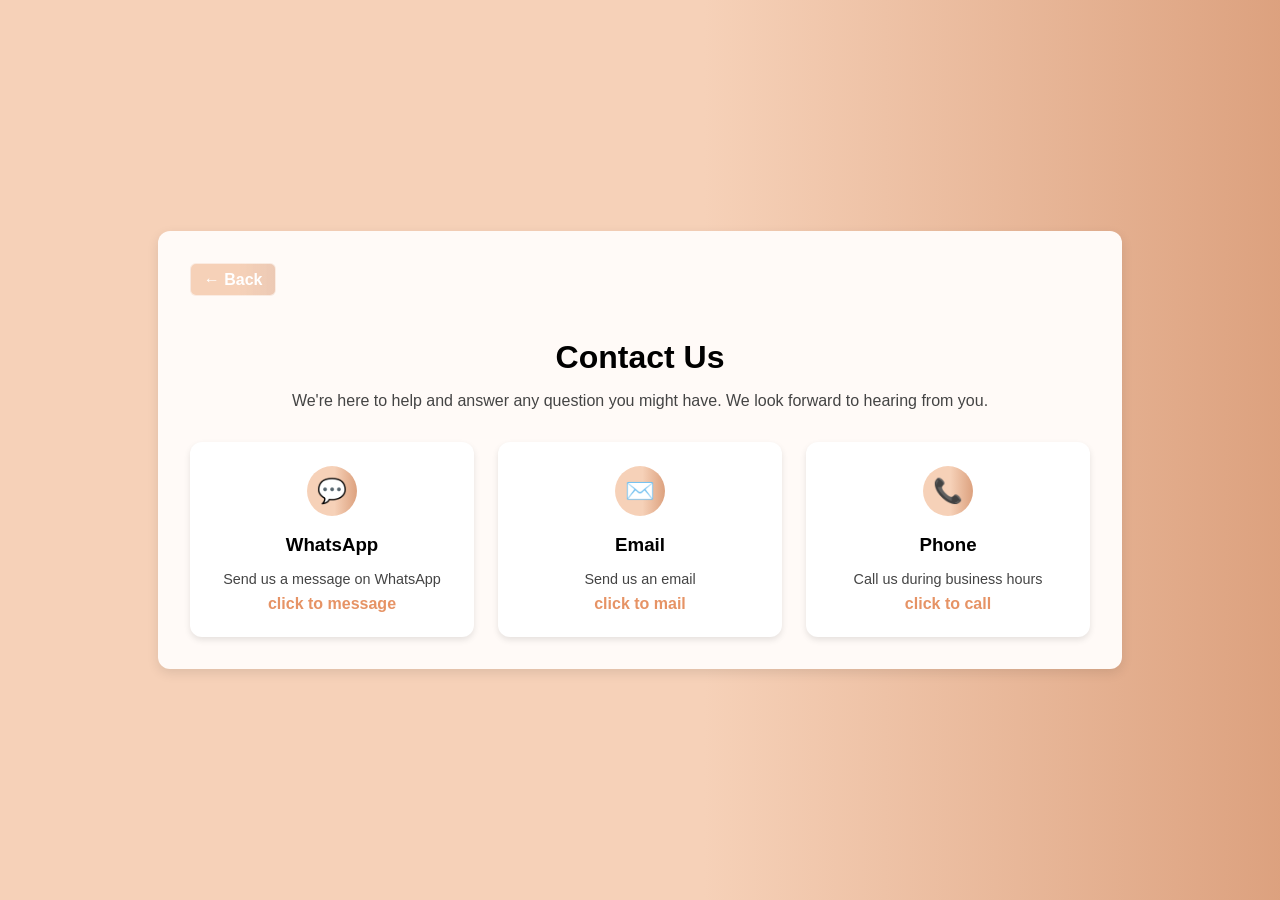
<file: contact.html>
<!DOCTYPE html>
<html lang="en">
  <head>
    <meta charset="UTF-8" />
    <meta name="viewport" content="width=device-width, initial-scale=1.0" />
    <title>Contact Us</title>
    <link rel="stylesheet" href="contact.css" />
  </head>
  <body>
    <!-- Loader -->
    <div id="loader">
      <div class="spinner"></div>
    </div>

    <!-- Page Content -->
    <div class="contact-container">
      <!-- Go Back Button -->
      <a href="/" class="back-btn">← Back</a>

      <div class="contact-header">
        <h2>Contact Us</h2>
        <p>
          We're here to help and answer any question you might have. We look
          forward to hearing from you.
        </p>
      </div>

      <div class="contact-options">
        <!-- WhatsApp -->
        <div class="contact-card">
          <div class="icon">💬</div>
          <div class="contact-info">
            <h3>WhatsApp</h3>
            <p>Send us a message on WhatsApp</p>
            <a
              href="https://wa.me/917356570011?text=Hey%20is%20this%20AL%20Sreea%20MATERIAL%20BOUTIQUE"
              >click to message</a
            >
          </div>
          <div class="arrow">➔</div>
        </div>

        <!-- Email -->
        <div class="contact-card">
          <div class="icon">✉️</div>
          <div class="contact-info">
            <h3>Email</h3>
            <p>Send us an email</p>
            <a href="mailto:alsreea0717@gmail.com">click to mail</a>
          </div>
          <div class="arrow">➔</div>
        </div>

        <!-- Phone -->
        <div class="contact-card">
          <div class="icon">📞</div>
          <div class="contact-info">
            <h3>Phone</h3>
            <p>Call us during business hours</p>
            <a href="tel:+917356570011">click to call</a>
          </div>
          <div class="arrow">➔</div>
        </div>
      </div>
    </div>

    <!-- JavaScript for Loader Transition -->
    <script>
      window.addEventListener("load", function () {
        const loader = document.getElementById("loader");
        loader.classList.add("fade-out");
        setTimeout(() => {
          loader.style.display = "none";
        }, 800); // match transition duration
      });
    </script>
  </body>
</html>
</file>
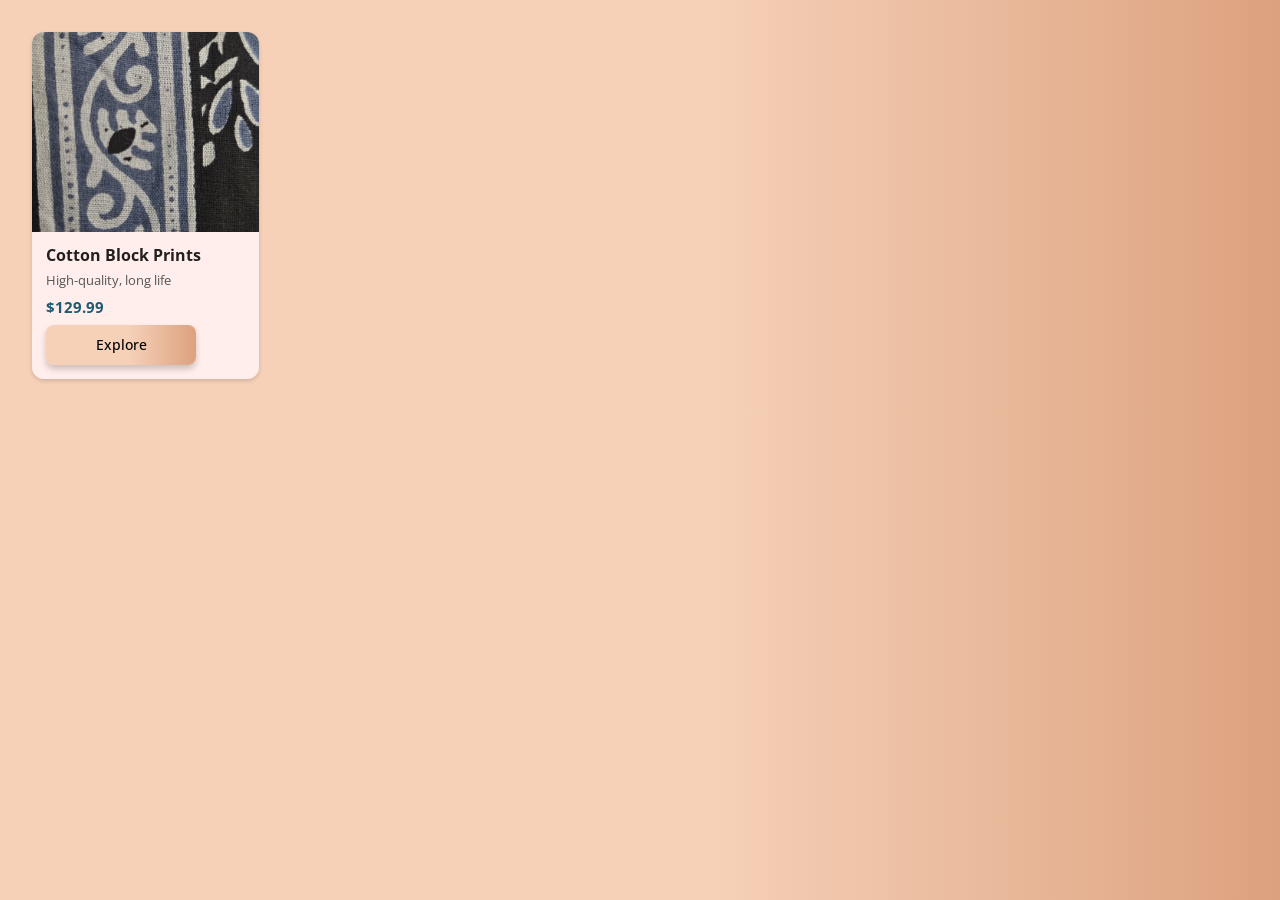
<file: gallery.html>
<!DOCTYPE html>
<html lang="en">
  <head>
    <meta charset="UTF-8" />
    <meta name="viewport" content="width=device-width, initial-scale=1.0" />
    <title>Gallery</title>
    <link rel="stylesheet" href="gallery.css" />
    <link
      href="https://fonts.googleapis.com/css?family=Open+Sans:300,400"
      rel="stylesheet"
    />
  </head>
  <body>
    <main>
      <div class="card">
        <img
          class="product-img"
          src="./Assets/WhatsApp Image 2025-09-17 at 17.00.24_f9fb685e.jpg"
          alt="Cotton Block Print"
        />
        <div class="info">
          <h1 class="title">Cotton Block Prints</h1>
          <p class="description">High-quality, long life</p>
          <p class="price">$129.99</p>

          <a
            href="https://drive.google.com/drive/folders/1lsbFex8ifhlN3a39_j23yAnBSeEVds3L?usp=drive_link"
            class="my-btn"
            >Explore</a
          >
        </div>
      </div>
    </main>

    <!-- <div id="myModal" class="modal">
    <div class="modal-content">
      <span class="close" onclick="closeModal()">&times;</span>
      <h2>Product Images</h2>
      <img src="https://source.unsplash.com/600x400/?headphones,1" alt="Product 1">
      <img src="https://source.unsplash.com/600x400/?headphones,2" alt="Product 2">
      <img src="https://source.unsplash.com/600x400/?headphones,3" alt="Product 3">
    </div>
  </div> -->
  </body>
</html>
</file>
<file: contact.css>
/* Body */
body {
  font-family: Arial, sans-serif;
  margin: 0;
  padding: 0;
  background: linear-gradient(to right, #f6d1b8 55%, #d99b77 106%);
  display: flex;
  justify-content: center;
  align-items: center;
  min-height: 100vh;
}

/* Loader */
#loader {
  position: fixed;
  inset: 0;
  background: #fffaf7;
  display: flex;
  justify-content: center;
  align-items: center;
  z-index: 9999;
  opacity: 1;
  transition: opacity 0.8s ease;
}

#loader.fade-out {
  opacity: 0;
}

.spinner {
  width: 50px;
  height: 50px;
  border: 5px solid #f3f3f3;
  border-top: 5px solid #e69365;
  border-radius: 50%;
  animation: spin 1s linear infinite;
}

@keyframes spin {
  to {
    transform: rotate(360deg);
  }
}

/* Container */
.contact-container {
  background: #fffaf7;
  padding: 2rem;
  border-radius: 12px;
  box-shadow: 0 4px 12px rgba(0, 0, 0, 0.1);
  max-width: 900px;
  width: 90%;
}

/* Header */
.contact-header {
  text-align: center;
  margin-bottom: 2rem;
}

.contact-header h2 {
  font-size: 2rem;
  font-weight: bold;
  margin-bottom: 0.5rem;
}

.contact-header p {
  color: #444;
  font-size: 1rem;
}

/* Desktop Grid */
.contact-options {
  display: grid;
  grid-template-columns: repeat(3, 1fr);
  gap: 1.5rem;
}

.contact-card {
  background: #fff;
  border-radius: 12px;
  text-align: center;
  padding: 1.5rem;
  box-shadow: 0 3px 6px rgba(0, 0, 0, 0.1);
  transition: transform 0.2s;
  position: relative;
}

.contact-card:hover {
  transform: translateY(-5px);
}

.icon {
  width: 50px;
  height: 50px;
  margin: 0 auto 1rem;
  background: linear-gradient(to right, #f6d1b8 55%, #d99b77 106%);
  border-radius: 50%;
  display: flex;
  justify-content: center;
  align-items: center;
  font-size: 24px;
  color: #333;
}

.contact-card h3 {
  font-weight: bold;
  margin-bottom: 0.5rem;
}

.contact-card p {
  font-size: 0.9rem;
  margin-bottom: 0.5rem;
  color: #444;
}

.contact-card a {
  color: #e69365;
  font-weight: bold;
  text-decoration: none;
}

.arrow {
  display: none; /* hidden on desktop */
}

/* Mobile View */
@media (max-width: 768px) {
  .contact-container {
    background: transparent;
    box-shadow: none;
    padding: 1rem;
  }

  .contact-header {
    text-align: left;
    margin-bottom: 1.5rem;
  }

  .contact-header h2 {
    font-size: 1.8rem;
  }

  .contact-options {
    display: flex;
    flex-direction: column;
    gap: 1rem;
  }

  .contact-card {
    display: flex;
    align-items: center;
    justify-content: space-between;
    padding: 1rem;
    text-align: left;
  }

  .icon {
    margin: 0;
    margin-right: 1rem;
    flex-shrink: 0;
  }

  .contact-info {
    flex: 1;
  }

  .arrow {
    display: block;
    font-size: 1.2rem;
    color: #888;
  }
}

/* Back Button */
.back-btn {
  border: 1px solid #ffffff93;
  display: inline-block;
  margin-bottom: 1rem;
  text-decoration: none;
  color: #ffffff;
  font-weight: bold;
  font-size: 1rem;
  padding: 0.4rem 0.8rem;
  border-radius: 6px;
  background: linear-gradient(to right, #f6d1b8 55%, #d99b7785 106%);
  transition: background 1s;
}

.back-btn:hover {
  background: linear-gradient(to right, #d99b7789 55%, #f6d1b8 106%);
  color: #ffffff;
}
</file>
<file: gallery.css>
* {
  box-sizing: border-box;
}

body {
  font-family: "Open Sans", Verdana, sans-serif;
  background: linear-gradient(to right, #f6d1b8 55%, #d99b77 106%);
  margin: 0;
}

main {
  padding: 32px;
  display: grid;
  grid-template-columns: repeat(5, 1fr); /* 5 cards per row */
  gap: 20px;
}
/* Responsive */

@media (max-width: 1024px) {
  main {
    grid-template-columns: repeat(3, 1fr); /* Tablet 3 per row */
  }
}

@media (max-width: 768px) {
  main {
    grid-template-columns: 1fr; /* Mobile 1 per row */
  }
}

.card {
  border-radius: 12px;
  width: 100%;
  min-height: 300px; /* smaller height */
  box-shadow: 0px 2px 4px rgba(0, 0, 0, 0.15);
  overflow: hidden;

  transition: transform 0.3s ease;
}

.card:hover {
  transform: scale(1.03);
}

.info {
  background-color: #ffeeeb;
  padding: 12px 14px 14px; /* less padding */
}

.title {
  margin: 0;
  font-size: 16px; /* smaller title */
  font-weight: bold;
  color: rgba(0, 0, 0, 0.87);
}

.description {
  margin: 6px 0;
  font-size: 13px;
  line-height: 1.3;
  color: #555;
}

.price {
  margin: 8px 0;
  font-size: 15px;
  font-weight: bold;
  color: #1c5b72;
}

/* Image button instead of normal button */
.btn-img {
  display: block;
  margin: 8px 0;
  cursor: pointer;
  width: 90px; /* smaller */
  transition: transform 0.3s ease;
}

.btn-img:hover {
  transform: scale(1.1);
}

/* Popup Modal */
.modal {
  display: none;
  position: fixed;
  z-index: 1000;
  left: 0;
  top: 0;
  width: 100%;
  height: 100%;
  background: rgba(0, 0, 0, 0.7);
  justify-content: center;
  align-items: center;
}

.modal-content {
  background: #fff;
  padding: 15px;
  border-radius: 12px;
  max-width: 500px;
  width: 90%;
  text-align: center;
  position: relative;
}

.modal-content img {
  max-width: 100%;
  border-radius: 6px;
  margin-bottom: 8px;
}

.close {
  position: absolute;
  top: 10px;
  right: 15px;
  font-size: 20px;
  font-weight: bold;
  cursor: pointer;
}
.product-img {
  width: 100%;
  height: 200px;
  object-fit: cover; /* crop nicely */
  display: block;
}

a.my-btn,
a.my-btn:visited {
  background: linear-gradient(to right, #f6d1b8 55%, #d99b77 106%);
  display: inline-block;

  border-radius: 8px;
  font-size: 14px;
  font-weight: 500;
  color: #000000; /* <-- stays white even after visited */
  text-decoration: none; /* <-- removes underline */
  box-shadow: 0px 4px 6px rgba(0, 0, 0, 0.2);
  transition: all 0.3s ease;
  width: 150px;
  height: 40px;
  display: flex;
  align-items: center;
  justify-content: center;
}

a.my-btn:hover {
  opacity: 0.9;
}
</file>
